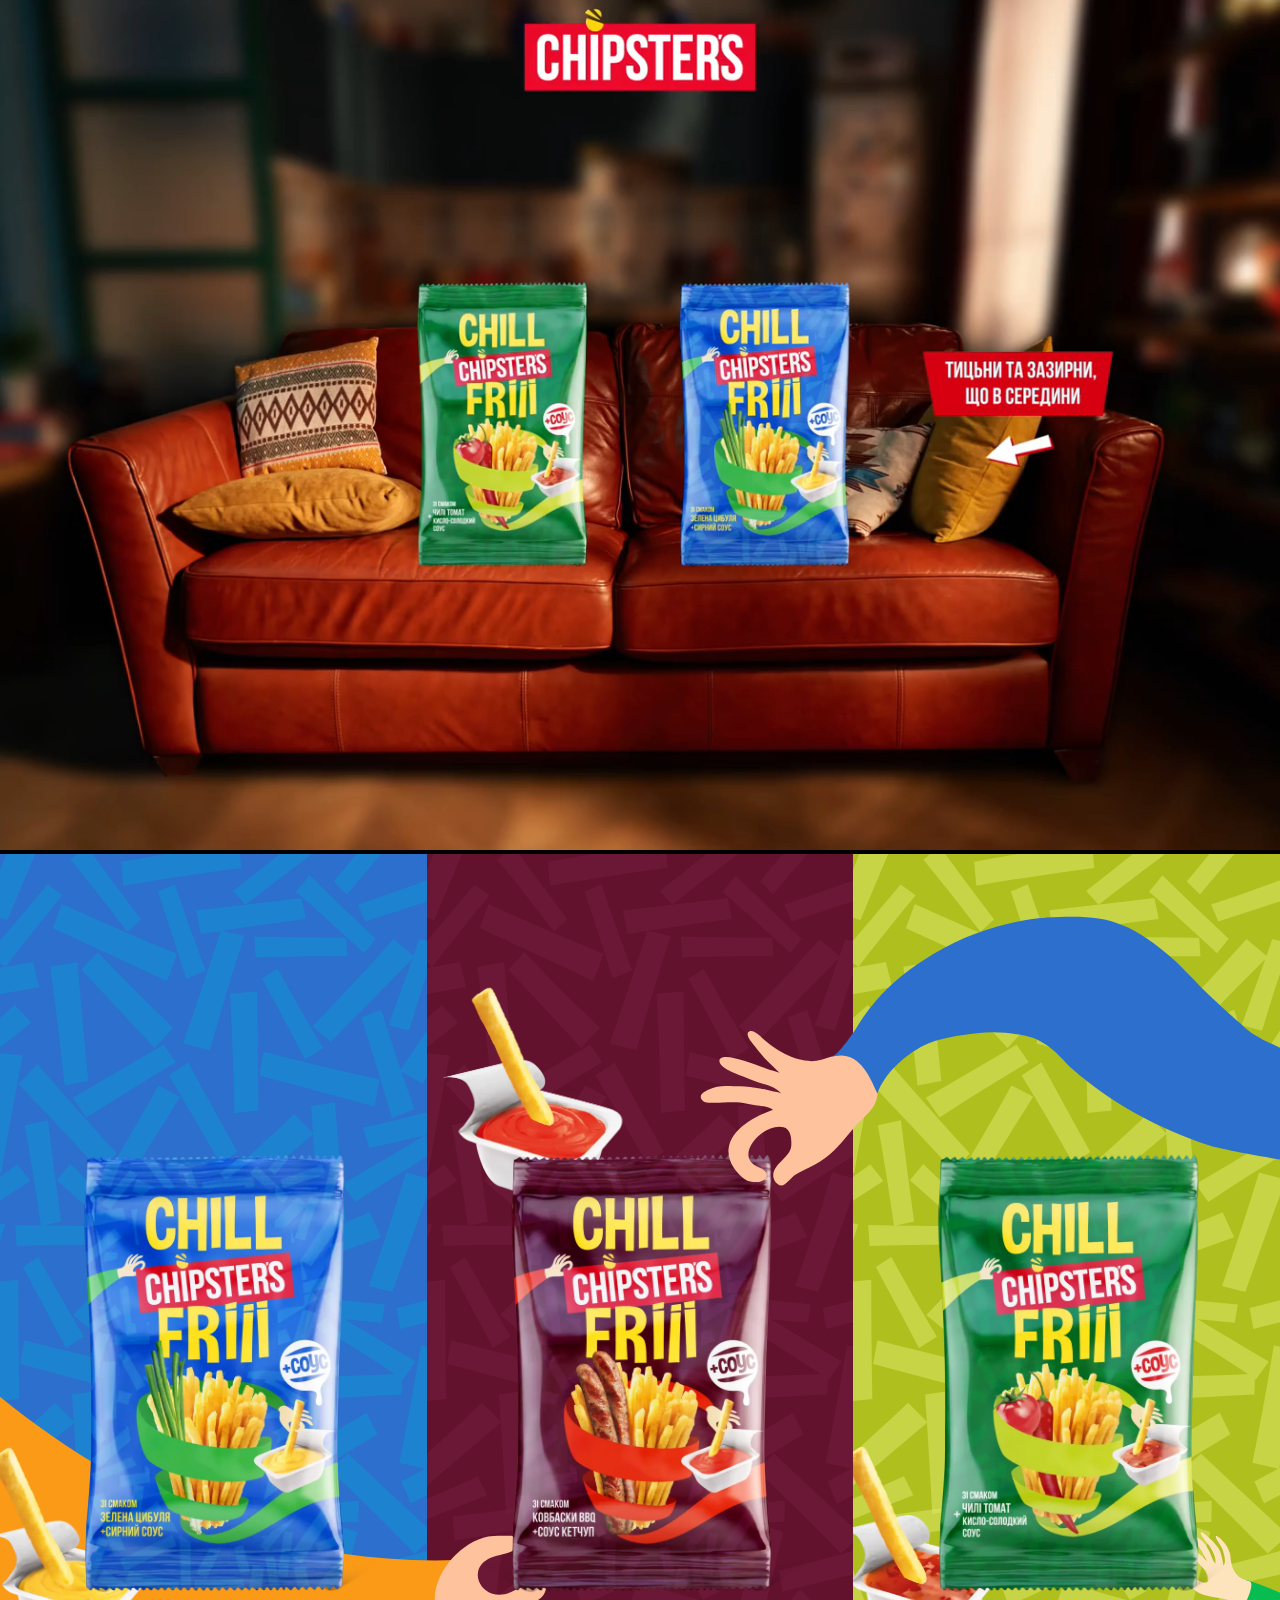
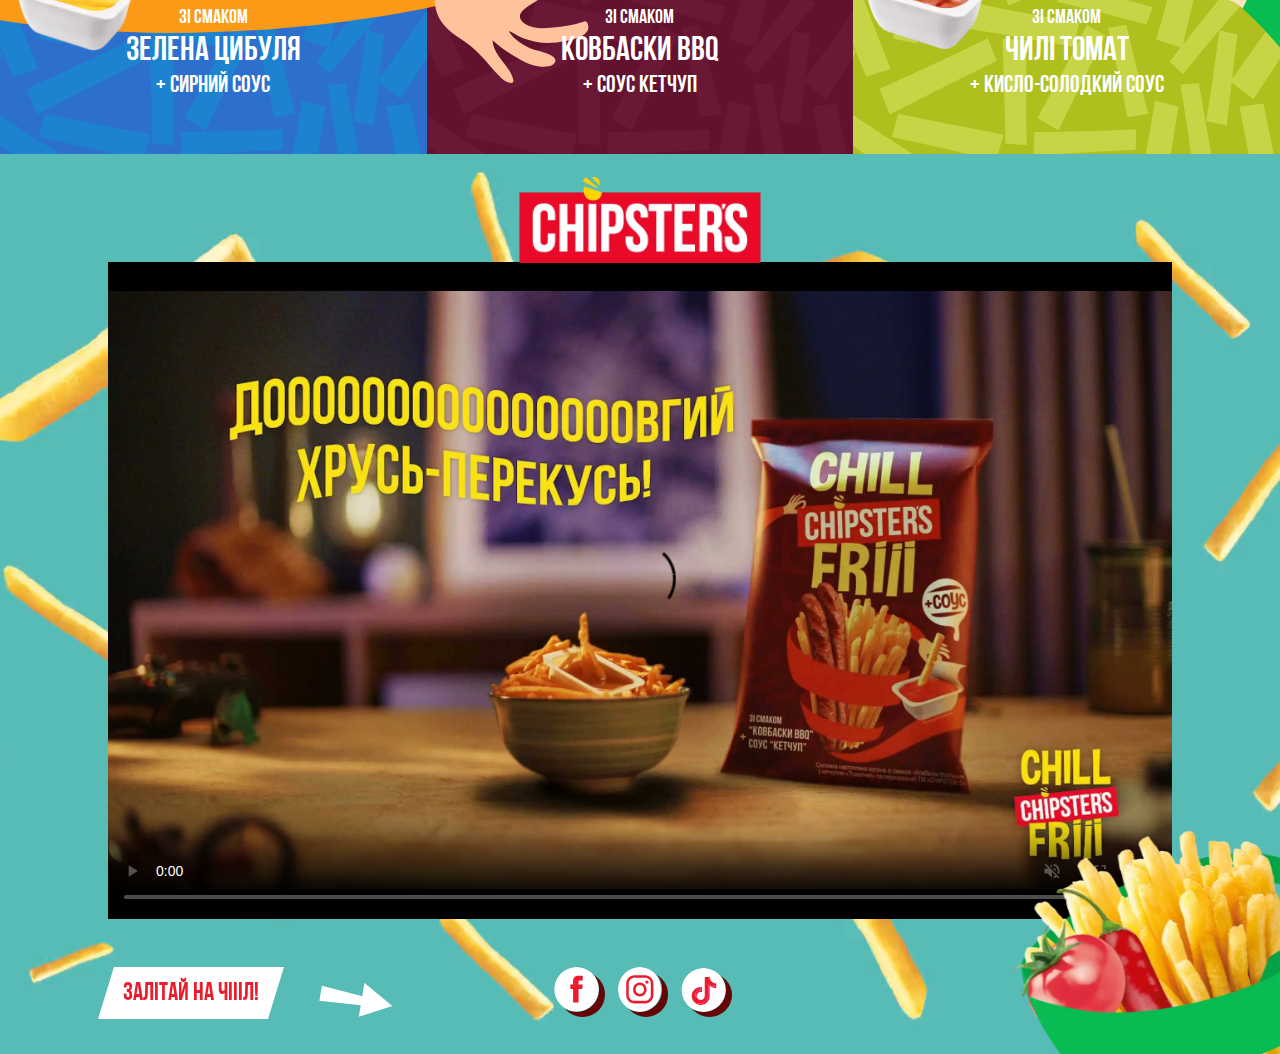
<file: docs/index.html>
<!DOCTYPE html>
<html lang="en">

<head>
	<title>CHIPSTERS | HOME PAGE</title>
	<meta charset="UTF-8">
	<meta name="format-detection" content="telephone=no">
	<!-- <style>body{opacity: 0;}</style> -->
	<link rel="stylesheet" href="css/style.min.css?_v=20240325193823">
	<link rel="shortcut icon" href="favicon.ico">
	<!-- <meta name="robots" content="noindex, nofollow"> -->
	<meta name="viewport" content="width=device-width, initial-scale=1.0">
</head>

<body>
	<div class="wrapper">
		<main class="page">
			<section class="hero">
				<div class="hero__body">
					<video class="hero__video-el" muted playsinline width="1162" height="609">
						<source class="video-hero-mob" data-src="files/hero-mob.mp4" type="video/mp4" />
						<source class="video-hero-pc" data-src="files/hero-pc.mp4" type="video/mp4" />
					</video>
				</div>
			</section>
			<section class="packs">
				<div class="packs__item item-packs">
					<div class="item-packs__item">
						<picture><source srcset="img/icons/logo.webp" type="image/webp"><img class="item-packs__logo" src="img/icons/logo.png" alt="logo"></picture>
						<div class="item-packs__body">
							<div class="item-packs__item-wr">
								<picture><source srcset="img/pack-01.webp" type="image/webp"><img class="item-packs__img" src="img/pack-01.png" alt="pack of chipsters"></picture>
								<picture><source srcset="img/sauce-01.webp" type="image/webp"><img class="item-packs__sauce sauce-01" src="img/sauce-01.png" alt="sauce for chipsters"></picture>
								<img class="item-packs__hand-mob" src="img/hand-mob.svg" alt="hand">
							</div>
							<div class="item-packs__about about-pack">
								<p class="about-pack__txt-sm">зi смаком </p>
								<p class="about-pack__txt-main">зелена цибуля</p>
								<p class="about-pack__txt-m">+ сирний соус</p>
							</div>
						</div>
					</div>
					<div class="item-packs__item">
						<picture><source srcset="img/icons/logo.webp" type="image/webp"><img class="item-packs__logo" src="img/icons/logo.png" alt="logo"></picture>
						<div class="item-packs__body">
							<div class="item-packs__item-wr">
								<picture><source srcset="img/pack-02.webp" type="image/webp"><img class="item-packs__img" src="img/pack-02.png" alt="pack of chipsters"></picture>
								<picture><source srcset="img/sauce-02.webp" type="image/webp"><img class="item-packs__sauce sauce-02" src="img/sauce-02.png" alt="sauce for chipsters"></picture>
								<img class="item-packs__hand-left" src="img/hand-left.svg" alt="big hand holding a pack">
								<img class="item-packs__hand-right" src="img/hand-right.svg" alt="big hand holding a pack">
								<img class="item-packs__hand-mob" src="img/hand-mob.svg" alt="hand">
							</div>
							<div class="item-packs__about about-pack">
								<p class="about-pack__txt-sm">зi смаком</p>
								<p class="about-pack__txt-main">ковбаски bbq</p>
								<p class="about-pack__txt-m">+ соус кетчуп</p>
							</div>
						</div>
					</div>
					<div class="item-packs__item">
						<picture><source srcset="img/icons/logo.webp" type="image/webp"><img class="item-packs__logo" src="img/icons/logo.png" alt="logo"></picture>
						<div class="item-packs__body">
							<div class="item-packs__item-wr">
								<picture><source srcset="img/pack-03.webp" type="image/webp"><img class="item-packs__img" src="img/pack-03.png" alt="pack of chipsters"></picture>
								<picture><source srcset="img/sauce-03.webp" type="image/webp"><img class="item-packs__sauce sauce-03" src="img/sauce-03.png" alt="sauce for chipsters"></picture>
								<img class="item-packs__hand-green" src="img/hand-01.svg" alt="small hand">
								<img class="item-packs__hand-mob" src="img/hand-mob.svg" alt="hand">
							</div>
							<div class="item-packs__about about-pack">
								<p class="about-pack__txt-sm">зi смаком </p>
								<p class="about-pack__txt-main">чилi томат</p>
								<p class="about-pack__txt-m">+ кисло-солодкий соус</p>
							</div>
						</div>
					</div>
				</div>
			</section>
			<section class="watch">
				<div class="watch__bg">
					<video class="watch__bg-el ibg" loop muted playsinline width="1162" height="609" preload="auto" autoplay>
						<source src="files/third-bg.mp4" type="video/mp4" />
					</video>
				</div>
				<picture><source srcset="img/icons/logo.webp" type="image/webp"><img class="watch__logo" src="img/icons/logo.png" alt="logo"></picture>
				<div class="watch__video">
					<div class="watch__video-wr">
						<video class="watch__video-el ibg ibg--contain" controls muted playsinline width="1162" height="609" poster="files/poster-pc.webp">
							<source class="watch-pc" data-src="files/chipsters-pc.mp4" type="video/mp4" />
							<source class="watch-mob" data-src="files/chpsters-mob.mp4" type="video/mp4" />
						</video>
					</div>
				</div>
				<div class="watch__footer">
					<div class="watch__call-to">
						<p>ЗАЛiТАЙ НА ЧiiiЛ!</p>
					</div>
					<ul class="watch__social">
						<li class="watch__item">
							<a href="https://www.facebook.com/chipstersflint" target="_blank" class="watch__link">
								<img src="img/icons/facebook.svg" alt="icon facebook">
							</a>
						</li>
						<li class="watch__item">
							<a href="https://www.instagram.com/chipsters.tm/?igshid=YmMyMTA2M2Y%3D" target="_blank" class="watch__link">
								<img src="img/icons/instagram.svg" alt="icon instagram">
							</a>
						</li>
						<li class="watch__item">
							<a href="https://www.tiktok.com/@snackhouse.ua?_t=8bapQPJsfSw&_r=1" target="_blank" class="watch__link">
								<img src="img/icons/tiktok.svg" alt="icon tiktok">
							</a>
						</li>
					</ul>
				</div>
				<picture><source srcset="img/backet.webp" type="image/webp"><img class="watch__basket" src="img/backet.png" alt="basket with potato"></picture>
			</section>
		</main>
	</div>
	<div id="fls-preloader">
		<script>
			function preloader() {
				let preloaderImages;
				const preloaderElement = document.querySelector('[data-preloader]');
				if (preloaderElement) {
					preloaderImages = preloaderElement.querySelectorAll('img');
				} else {
					preloaderImages = document.querySelectorAll('img');
				}
				const preloaderContainer = document.querySelector('#fls-preloader');
				if (preloaderImages.length) {
					const preloaderStyleTemplate = `
				<style>
					* {
						padding: 0px;
						margin: 0px;
						border: 0px;
						box-sizing: border-box;
					}
					body {
						-ms-overflow-style: none;
						scrollbar-width: none;
					}
					::-webkit-scrollbar {
						display: none;
					}
					.fls-preloader{
						background-color: #212121;
						pointer-events: none;
						z-index: 20;
						position: fixed;
						width: 100%;
						height: 100%;
						top: 0;
						left: 0;
						display: flex;
						justify-content:center;
						align-items: center;
					}
					.fls-preloader__body{
						padding: 0.93rem;
						max-width: 31.25rem;
						display: flex;
						flex-direction: column;
					}
					.loading-circle {
					  display: block;
					  border-left: 5px solid;
					  border-top-left-radius: 100%;
					  border-top: 5px solid;
					  margin: 5px;
					  animation-name: loader;
					  animation-duration: 1500ms;
					  animation-timing-function: linear;
					  animation-delay: 0s;
					  animation-iteration-count: infinite;
					  animation-direction: normal;
					  animation-fill-mode: forwards;
					}

					.sp1 {
					  border-left-color: #F44336;
					  border-top-color: #F44336;
					  width: 40px;
					  height: 40px;
					}

					.sp2 {
					  border-left-color: #38956b;
					  border-top-color: #38956b;
					  width: 30px;
					  height: 30px;
					}

					.sp3 {
					  width: 20px;
					  height: 20px;
					  border-left-color: rgb(44, 111, 204);
					  border-top-color: rgb(44, 111, 204);
					}

					@keyframes loader {
					  0% {
					    transform: rotate(0deg);
					    transform-origin: right bottom;
					  }
					
					  25% {
					    transform: rotate(90deg);
					    transform-origin: right bottom;
					  }
					
					  50% {
					    transform: rotate(180deg);
					    transform-origin: right bottom;
					  }
					
					  75% {
					    transform: rotate(270deg);
					    transform-origin: right bottom;
					  }
					
					  100% {
					    transform: rotate(360deg);
					    transform-origin: right bottom;
					  }
					}
					.lock body{
						overflow: hidden;
						touch-action: none;
						overscroll-behavior: none;
					}
					.loading body>*:not(.fls-preloader){
						opacity: 0;
						visibility: hidden;
					}
					.loaded body>*:not(.fls-preloader){
						transition: opacity 0.5s ease 0s;
						opacity: 1;
						visibility: visible;
					}
				</style>`;

					document.head.insertAdjacentHTML("beforeend", preloaderStyleTemplate);

					const preloaderTemplate = `
					<div class="fls-preloader">
						<div class="fls-preloader__body">
							<div class="loading-container">
								<span class="loading-circle sp1">
									<span class="loading-circle sp2">
										<span class="loading-circle sp3"></span>
									</span>
								</span>
							</div>
						</div>
					</div>`;
					document.body.insertAdjacentHTML("beforeend", preloaderTemplate);

					const preloader = document.querySelector('.fls-preloader');
					const showPecentLoad = document.querySelector('.fls-preloader__counter');
					const showLineLoad = document.querySelector('.fls-preloader__line span');
					const htmlDocument = document.documentElement;


					let imagesLoadedCount = 0;
					let counter = 0;
					let progress = 0;


					htmlDocument.classList.add('loading');
					htmlDocument.classList.add('lock');

					preloaderImages.forEach(preloaderImage => {
						const imgClone = document.createElement('img');
						if (imgClone) {
							imgClone.onload = imageLoaded;
							imgClone.onerror = imageLoaded;
							if (preloaderImage.dataset.src) {
								imgClone.src = preloaderImage.dataset.src;
							} else {
								imgClone.src = preloaderImage.src;
							}
						}
					});

					function setValueProgress(progress) {
						if (showPecentLoad) {
							showPecentLoad.innerText = `${progress}%`;
						}
						if (showLineLoad) {
							showLineLoad.style.width = `${progress}%`;
						}
					}
					if (showPecentLoad) {
						setValueProgress(progress);
					}

					function imageLoaded() {
						imagesLoadedCount++;
						progress = Math.round((100 / preloaderImages.length) * imagesLoadedCount);
						const intervalId = setInterval(() => {
							if (counter >= progress) {
								clearInterval(intervalId);
							} else {
								setValueProgress(++counter);
							}
							if (counter >= 100) {
								addLoadedClass();
							}
						}, 10);
					}

					function addLoadedClass() {
						htmlDocument.classList.add('loaded');
						htmlDocument.classList.remove('lock');
						htmlDocument.classList.remove('loading');
						setInterval(() => {
							preloader.remove();
							preloaderContainer.remove();
						}, 500);
					}
				} else {
					preloaderContainer.remove();
				}
			}
			preloader();
		</script>
	</div>
	<script src="js/app.min.js?_v=20240325193823"></script>
</body>

</html>
</file>
<file: docs/css/style.min.css>
@font-face{font-family:BebasNeue Bold;font-display:swap;src:url("../fonts/BebasNeue Bold.woff2") format("woff2"),url("../fonts/BebasNeue Bold.woff") format("woff");font-weight:700;font-style:normal}*{padding:0;margin:0;border:0}*,*::after,*::before{box-sizing:border-box}*::after,*::before{display:inline-block}body,html{height:100%;min-width:320px}body{color:#fff;line-height:1;font-family:"BebasNeue Bold",sans-serif;font-size:1rem;-ms-text-size-adjust:100%;-moz-text-size-adjust:100%;-webkit-text-size-adjust:100%;-webkit-font-smoothing:antialiased;-moz-osx-font-smoothing:grayscale}button,input,textarea{font-family:"BebasNeue Bold",sans-serif;font-size:inherit;line-height:inherit;color:inherit;background-color:transparent}input,textarea{width:100%}button,option,select{cursor:pointer}a{display:inline-block;color:inherit;text-decoration:none}ul li{list-style:none}img{vertical-align:top}h1,h2,h3,h4,h5,h6{font-weight:inherit;font-size:inherit}body{-ms-overflow-style:none;scrollbar-width:none}::-webkit-scrollbar{display:none}.lock body{overflow:hidden;touch-action:none;-ms-scroll-chaining:none;overscroll-behavior:none}.loaded body{opacity:1;transition:opacity .2s}.wrapper{min-height:100%;display:flex;flex-direction:column;overflow:hidden}@supports (overflow:clip){.wrapper{overflow:clip}}.wrapper > main{flex:1 1 auto}.wrapper > *{min-width:0}.ibg{width:100%;height:100%;-o-object-fit:cover;object-fit:cover}.ibg--top{-o-object-position:top;object-position:top}.ibg--bottom{-o-object-position:bottom;object-position:bottom}.ibg--left{-o-object-position:left;object-position:left}.ibg--right{-o-object-position:right;object-position:right}.ibg--contain{-o-object-fit:contain;object-fit:contain}section{overflow:hidden;position:relative;min-height:100vh;min-height:100svh}.item-packs__logo,.watch__logo{position:absolute;left:50%;-webkit-transform:translateX(-50%);transform:translateX(-50%);height:auto}.hero{min-height:auto!important;background-color:#000}.hero__body{position:relative;inset:0;z-index:2}.hero__video-el{width:100%;height:100%;-o-object-fit:cover;object-fit:cover}.packs{background-color:#fff;display:flex}.packs img{max-width:100%}.item-packs{width:100%;display:grid}.item-packs__item{display:flex;flex-direction:column;justify-content:flex-end;align-items:center;background-size:cover;background-position:center;background-repeat:no-repeat}.item-packs__item:nth-child(1){overflow:hidden;background-color:#2c6fcc;background-image:url(../img/chips-bg-01.svg)}.item-packs__item:nth-child(2){background-color:#62122d;background-image:url(../img/chips-bg-02.svg)}.item-packs__item:nth-child(3){overflow:hidden;background-color:#afbf1d;background-image:url(../img/chips-bg-03.svg)}.item-packs__body{padding-top:6.25rem}.item-packs__item-wr{position:relative}.item-packs__img{position:relative;z-index:7}.item-packs__sauce{position:absolute}.item-packs__sauce.sauce-02{-webkit-transform:scaleX(-1);transform:scaleX(-1)}.about-pack{position:relative;z-index:8;text-transform:uppercase;text-align:center}.about-pack__txt-sm{margin-bottom:.4375rem}.about-pack__txt-main{margin-bottom:.3125rem}.watch{background-color:#7bc1bf;display:flex;flex-direction:column}.watch__bg{position:absolute;inset:0;overflow:hidden}.watch__logo{z-index:5}.watch__video{z-index:2;flex:1;display:flex;align-items:center;justify-content:center}.watch__video-wr{width:-webkit-fit-content;width:-moz-fit-content;width:fit-content}.watch__video-el{height:73vh}.watch__footer{position:relative;z-index:3}.watch__call-to{-webkit-transform:skewX(-17deg);transform:skewX(-17deg);width:10.625rem;height:3.25rem;background-color:#fff;display:flex;align-items:center;justify-content:center}.watch__call-to p{font-size:1.5625rem;color:#ec1c2d;-webkit-transform:skewX(17deg);transform:skewX(17deg)}.watch__social{display:flex;align-items:center}.watch__link{display:block;border-radius:50%;box-shadow:6px 5px 0 0 #640606;transition:box-shadow .3s}.watch__link img{border-radius:50%;height:auto;transition:-webkit-transform .3s;transition:transform .3s;transition:transform .3s,-webkit-transform .3s}@media (min-width:29.99875em){.watch__video-el{background-color:#000}}@media (min-width:53.18625em){.item-packs{grid-template-columns:repeat(3,1fr)}.item-packs__logo{display:none}.item-packs__sauce{z-index:5}.item-packs__sauce.sauce-01,.item-packs__sauce.sauce-03{left:-30%;bottom:-11%}.item-packs__sauce.sauce-02{left:-15%;top:-35%}.item-packs__hand-left,.item-packs__hand-right{position:absolute;max-width:none!important;height:auto}.item-packs__hand-left{bottom:-26%;right:64%}.item-packs__hand-right{top:-91%;left:55%;z-index:8}.item-packs__hand-green{position:absolute;right:-72%;bottom:-51%}.item-packs__hand-mob{display:none}.watch__call-to{position:absolute;top:0}.watch__call-to::before{content:"";position:absolute;top:28%;right:-75%;width:4.9375rem;height:3.9375rem;background-image:url(../img/icons/arrow.svg);background-repeat:no-repeat;-webkit-transform:skewX(17deg);transform:skewX(17deg)}.watch__social{width:100%;justify-content:center}.watch__basket{position:absolute;z-index:5;bottom:0;right:0;pointer-events:none}}@media (min-width:87.5em){.item-packs__logo,.watch__logo{top:1.375rem}.item-packs__logo,.watch__logo{width:15.875rem}.watch__footer{padding-bottom:2.8125rem}.watch__link img{width:2.875rem}}@media (min-width:90.06125em){.item-packs__img{width:21.375rem}.item-packs__sauce.sauce-01,.item-packs__sauce.sauce-02,.item-packs__sauce.sauce-03{width:13.375rem}}@media (min-width:90em){.item-packs__body{padding-bottom:3.75rem}.item-packs__hand-left{width:82.1875rem}.item-packs__hand-right{width:68rem}.watch__video{margin-top:5.625rem}.watch__video{margin-bottom:1.875rem}.watch__video{padding-left:7.5rem}.watch__video{padding-right:7.5rem}.watch__footer{padding-left:7.5rem}.watch__footer{padding-right:7.5rem}.watch__social{gap:1.25rem}}@media (min-width:120em){.item-packs__item-wr{padding-bottom:1.375rem}.about-pack__txt-sm{font-size:2rem}.about-pack__txt-main{font-size:2.625rem}.about-pack__txt-m{font-size:2.375rem}.watch__basket{width:25.4375rem}}@media (max-width:90em){.about-pack__txt-sm{font-size:1.25rem}}@media (max-width:20em){.watch__link img{width:2.1875rem}}@media (max-width:53.18625em){.item-packs__item{position:relative}.item-packs__item:nth-child(2){overflow:hidden}.item-packs__item{min-height:100vh;min-height:100svh}.item-packs__item-wr{padding-bottom:1.375rem}.item-packs__sauce{z-index:8}.item-packs__sauce.sauce-01,.item-packs__sauce.sauce-03{left:-37%;bottom:-11%}.item-packs__sauce.sauce-02{left:-37%;bottom:-11%}.item-packs__hand-left,.item-packs__hand-right{display:none}.item-packs__hand-green{display:none}.item-packs__hand-mob{position:absolute;top:-31%;left:75%;z-index:8}.watch__footer{display:grid;grid-template-columns:auto 1fr;align-items:center}.watch__social{justify-content:flex-end}.watch__basket{display:none}}@media (max-width:22.5em){.item-packs__logo,.watch__logo{top:1.875rem}.item-packs__logo,.watch__logo{width:8.875rem}.item-packs__body{padding-bottom:1.875rem}.item-packs__img{width:16.875rem}.item-packs__sauce.sauce-01,.item-packs__sauce.sauce-02,.item-packs__sauce.sauce-03{width:10.9375rem}.item-packs__hand-mob{width:19.5625rem}.about-pack__txt-main{font-size:1.875rem}.about-pack__txt-m{font-size:1.25rem}.watch__video{margin-top:8.125rem}.watch__video{margin-bottom:3.125rem}.watch__video{padding-left:2.5rem}.watch__video{padding-right:2.5rem}.watch__footer{padding-left:1.5rem}.watch__footer{padding-right:1.5rem}.watch__footer{padding-bottom:1.25rem}.watch__social{gap:.6875rem}}@media (min-width:22.5em) and (max-width:87.5em){@supports (top:clamp(1.375rem ,2.0480769231rem + -0.7692307692vw ,1.875rem)){.item-packs__logo,.watch__logo{top:clamp(1.375rem ,2.0480769231rem + -.7692307692vw ,1.875rem)}}@supports not (top:clamp(1.375rem ,2.0480769231rem + -0.7692307692vw ,1.875rem)){.item-packs__logo,.watch__logo{top:calc(1.875rem + -.5 * (100vw - 22.5rem)/ 65)}}@supports (width:clamp(8.875rem ,6.4519230769rem + 10.7692307692vw ,15.875rem)){.item-packs__logo,.watch__logo{width:clamp(8.875rem ,6.4519230769rem + 10.7692307692vw ,15.875rem)}}@supports not (width:clamp(8.875rem ,6.4519230769rem + 10.7692307692vw ,15.875rem)){.item-packs__logo,.watch__logo{width:calc(8.875rem + 7 * (100vw - 22.5rem)/ 65)}}@supports (padding-bottom:clamp(1.25rem ,0.7091346154rem + 2.4038461538vw ,2.8125rem)){.watch__footer{padding-bottom:clamp(1.25rem ,.7091346154rem + 2.4038461538vw ,2.8125rem)}}@supports not (padding-bottom:clamp(1.25rem ,0.7091346154rem + 2.4038461538vw ,2.8125rem)){.watch__footer{padding-bottom:calc(1.25rem + 1.5625 * (100vw - 22.5rem)/ 65)}}}@media (min-width:22.5em) and (max-width:90em){@supports (padding-bottom:clamp(1.875rem ,1.25rem + 2.7777777778vw ,3.75rem)){.item-packs__body{padding-bottom:clamp(1.875rem ,1.25rem + 2.7777777778vw ,3.75rem)}}@supports not (padding-bottom:clamp(1.875rem ,1.25rem + 2.7777777778vw ,3.75rem)){.item-packs__body{padding-bottom:calc(1.875rem + 1.875 * (100vw - 22.5rem)/ 67.5)}}@supports (margin-top:clamp(5.625rem ,8.9583333333rem + -3.7037037037vw ,8.125rem)){.watch__video{margin-top:clamp(5.625rem ,8.9583333333rem + -3.7037037037vw ,8.125rem)}}@supports not (margin-top:clamp(5.625rem ,8.9583333333rem + -3.7037037037vw ,8.125rem)){.watch__video{margin-top:calc(8.125rem + -2.5 * (100vw - 22.5rem)/ 67.5)}}@supports (margin-bottom:clamp(1.875rem ,3.5416666667rem + -1.8518518519vw ,3.125rem)){.watch__video{margin-bottom:clamp(1.875rem ,3.5416666667rem + -1.8518518519vw ,3.125rem)}}@supports not (margin-bottom:clamp(1.875rem ,3.5416666667rem + -1.8518518519vw ,3.125rem)){.watch__video{margin-bottom:calc(3.125rem + -1.25 * (100vw - 22.5rem)/ 67.5)}}@supports (padding-left:clamp(2.5rem ,0.8333333333rem + 7.4074074074vw ,7.5rem)){.watch__video{padding-left:clamp(2.5rem ,.8333333333rem + 7.4074074074vw ,7.5rem)}}@supports not (padding-left:clamp(2.5rem ,0.8333333333rem + 7.4074074074vw ,7.5rem)){.watch__video{padding-left:calc(2.5rem + 5 * (100vw - 22.5rem)/ 67.5)}}@supports (padding-right:clamp(2.5rem ,0.8333333333rem + 7.4074074074vw ,7.5rem)){.watch__video{padding-right:clamp(2.5rem ,.8333333333rem + 7.4074074074vw ,7.5rem)}}@supports not (padding-right:clamp(2.5rem ,0.8333333333rem + 7.4074074074vw ,7.5rem)){.watch__video{padding-right:calc(2.5rem + 5 * (100vw - 22.5rem)/ 67.5)}}@supports (padding-left:clamp(1.5rem ,-0.5rem + 8.8888888889vw ,7.5rem)){.watch__footer{padding-left:clamp(1.5rem ,-.5rem + 8.8888888889vw ,7.5rem)}}@supports not (padding-left:clamp(1.5rem ,-0.5rem + 8.8888888889vw ,7.5rem)){.watch__footer{padding-left:calc(1.5rem + 6 * (100vw - 22.5rem)/ 67.5)}}@supports (padding-right:clamp(1.5rem ,-0.5rem + 8.8888888889vw ,7.5rem)){.watch__footer{padding-right:clamp(1.5rem ,-.5rem + 8.8888888889vw ,7.5rem)}}@supports not (padding-right:clamp(1.5rem ,-0.5rem + 8.8888888889vw ,7.5rem)){.watch__footer{padding-right:calc(1.5rem + 6 * (100vw - 22.5rem)/ 67.5)}}@supports (gap:clamp(0.6875rem ,0.5rem + 0.8333333333vw ,1.25rem)){.watch__social{gap:clamp(.6875rem ,.5rem + .8333333333vw ,1.25rem)}}@supports not (gap:clamp(0.6875rem ,0.5rem + 0.8333333333vw ,1.25rem)){.watch__social{gap:calc(.6875rem + .5625 * (100vw - 22.5rem)/ 67.5)}}}@media (min-width:90em) and (max-width:120em){@supports (padding-bottom:clamp(0.125rem ,-3.625rem + 4.1666666667vw ,1.375rem)){.item-packs__item-wr{padding-bottom:clamp(.125rem ,-3.625rem + 4.1666666667vw ,1.375rem)}}@supports not (padding-bottom:clamp(0.125rem ,-3.625rem + 4.1666666667vw ,1.375rem)){.item-packs__item-wr{padding-bottom:calc(.125rem + 1.25 * (100vw - 90rem)/ 30)}}@supports (font-size:clamp(1.25rem ,-1rem + 2.5vw ,2rem)){.about-pack__txt-sm{font-size:clamp(1.25rem ,-1rem + 2.5vw ,2rem)}}@supports not (font-size:clamp(1.25rem ,-1rem + 2.5vw ,2rem)){.about-pack__txt-sm{font-size:calc(1.25rem + .75 * (100vw - 90rem)/ 30)}}}@media (min-width:53.18625em) and (max-width:90.06125em){@supports (width:clamp(17.6875rem ,12.368875rem + 10vw ,21.375rem)){.item-packs__img{width:clamp(17.6875rem ,12.368875rem + 10vw ,21.375rem)}}@supports not (width:clamp(17.6875rem ,12.368875rem + 10vw ,21.375rem)){.item-packs__img{width:calc(17.6875rem + 3.6875 * (100vw - 53.18625rem)/ 36.875)}}@supports (width:clamp(12.5rem ,11.2379533898rem + 2.3728813559vw ,13.375rem)){.item-packs__sauce.sauce-01,.item-packs__sauce.sauce-02,.item-packs__sauce.sauce-03{width:clamp(12.5rem ,11.2379533898rem + 2.3728813559vw ,13.375rem)}}@supports not (width:clamp(12.5rem ,11.2379533898rem + 2.3728813559vw ,13.375rem)){.item-packs__sauce.sauce-01,.item-packs__sauce.sauce-02,.item-packs__sauce.sauce-03{width:calc(12.5rem + .875 * (100vw - 53.18625rem)/ 36.875)}}}@media (min-width:22.5em) and (max-width:53.18625em){@supports (width:clamp(16.875rem ,10.9175271905rem + 26.477656931vw ,25rem)){.item-packs__img{width:clamp(16.875rem ,10.9175271905rem + 26.477656931vw ,25rem)}}@supports not (width:clamp(16.875rem ,10.9175271905rem + 26.477656931vw ,25rem)){.item-packs__img{width:calc(16.875rem + 8.125 * (100vw - 22.5rem)/ 30.68625)}}@supports (width:clamp(10.9375rem ,5.2091607601rem + 25.4592855106vw ,18.75rem)){.item-packs__sauce.sauce-01,.item-packs__sauce.sauce-02,.item-packs__sauce.sauce-03{width:clamp(10.9375rem ,5.2091607601rem + 25.4592855106vw ,18.75rem)}}@supports not (width:clamp(10.9375rem ,5.2091607601rem + 25.4592855106vw ,18.75rem)){.item-packs__sauce.sauce-01,.item-packs__sauce.sauce-02,.item-packs__sauce.sauce-03{width:calc(10.9375rem + 7.8125 * (100vw - 22.5rem)/ 30.68625)}}@supports (width:clamp(19.5625rem ,15.575575889rem + 17.7196627154vw ,25rem)){.item-packs__hand-mob{width:clamp(19.5625rem ,15.575575889rem + 17.7196627154vw ,25rem)}}@supports not (width:clamp(19.5625rem ,15.575575889rem + 17.7196627154vw ,25rem)){.item-packs__hand-mob{width:calc(19.5625rem + 5.4375 * (100vw - 22.5rem)/ 30.68625)}}}@media (min-width:53.18625em) and (max-width:90em){@supports (width:clamp(68.125rem ,47.8083617704rem + 38.1990424773vw ,82.1875rem)){.item-packs__hand-left{width:clamp(68.125rem ,47.8083617704rem + 38.1990424773vw ,82.1875rem)}}@supports not (width:clamp(68.125rem ,47.8083617704rem + 38.1990424773vw ,82.1875rem)){.item-packs__hand-left{width:calc(68.125rem + 14.0625 * (100vw - 53.18625rem)/ 36.81375)}}@supports (width:clamp(56.4375rem ,39.7327085668rem + 31.4081015925vw ,68rem)){.item-packs__hand-right{width:clamp(56.4375rem ,39.7327085668rem + 31.4081015925vw ,68rem)}}@supports not (width:clamp(56.4375rem ,39.7327085668rem + 31.4081015925vw ,68rem)){.item-packs__hand-right{width:calc(56.4375rem + 11.5625 * (100vw - 53.18625rem)/ 36.81375)}}}@media (min-width:90.06125em) and (max-width:120em){@supports (font-size:clamp(2.1875rem ,0.8714197737rem + 1.4613168552vw ,2.625rem)){.about-pack__txt-main{font-size:clamp(2.1875rem ,.8714197737rem + 1.4613168552vw ,2.625rem)}}@supports not (font-size:clamp(2.1875rem ,0.8714197737rem + 1.4613168552vw ,2.625rem)){.about-pack__txt-main{font-size:calc(2.1875rem + .4375 * (100vw - 90.06125rem)/ 29.93875)}}@supports (font-size:clamp(1.5625rem ,-0.8816489917rem + 2.7138741597vw ,2.375rem)){.about-pack__txt-m{font-size:clamp(1.5625rem ,-.8816489917rem + 2.7138741597vw ,2.375rem)}}@supports not (font-size:clamp(1.5625rem ,-0.8816489917rem + 2.7138741597vw ,2.375rem)){.about-pack__txt-m{font-size:calc(1.5625rem + .8125 * (100vw - 90.06125rem)/ 29.93875)}}}@media (min-width:22.5em) and (max-width:90.06125em){@supports (font-size:clamp(1.875rem ,1.7709277692rem + 0.4625432478vw ,2.1875rem)){.about-pack__txt-main{font-size:clamp(1.875rem ,1.7709277692rem + .4625432478vw ,2.1875rem)}}@supports not (font-size:clamp(1.875rem ,1.7709277692rem + 0.4625432478vw ,2.1875rem)){.about-pack__txt-main{font-size:calc(1.875rem + .3125 * (100vw - 22.5rem)/ 67.56125)}}@supports (font-size:clamp(1.25rem ,1.1459277692rem + 0.4625432478vw ,1.5625rem)){.about-pack__txt-m{font-size:clamp(1.25rem ,1.1459277692rem + .4625432478vw ,1.5625rem)}}@supports not (font-size:clamp(1.25rem ,1.1459277692rem + 0.4625432478vw ,1.5625rem)){.about-pack__txt-m{font-size:calc(1.25rem + .3125 * (100vw - 22.5rem)/ 67.56125)}}}@media (min-width:20em) and (max-width:87.5em){@supports (width:clamp(2.1875rem ,1.9837962963rem + 1.0185185185vw ,2.875rem)){.watch__link img{width:clamp(2.1875rem ,1.9837962963rem + 1.0185185185vw ,2.875rem)}}@supports not (width:clamp(2.1875rem ,1.9837962963rem + 1.0185185185vw ,2.875rem)){.watch__link img{width:calc(2.1875rem + .6875 * (100vw - 20rem)/ 67.5)}}}@media (min-width:53.18625em) and (max-width:120em){@supports (width:clamp(11.25rem ,-0.0437819218rem + 21.2344016015vw ,25.4375rem)){.watch__basket{width:clamp(11.25rem ,-.0437819218rem + 21.2344016015vw ,25.4375rem)}}@supports not (width:clamp(11.25rem ,-0.0437819218rem + 21.2344016015vw ,25.4375rem)){.watch__basket{width:calc(11.25rem + 14.1875 * (100vw - 53.18625rem)/ 66.81375)}}}@media (min-height:62.56125em){.item-packs__item{justify-content:center}}@media (any-hover:hover){.watch__link:hover{box-shadow:3px -1px 0 0 #640606}.watch__link:hover img{-webkit-transform:translateY(-3px);transform:translateY(-3px)}}
</file>
